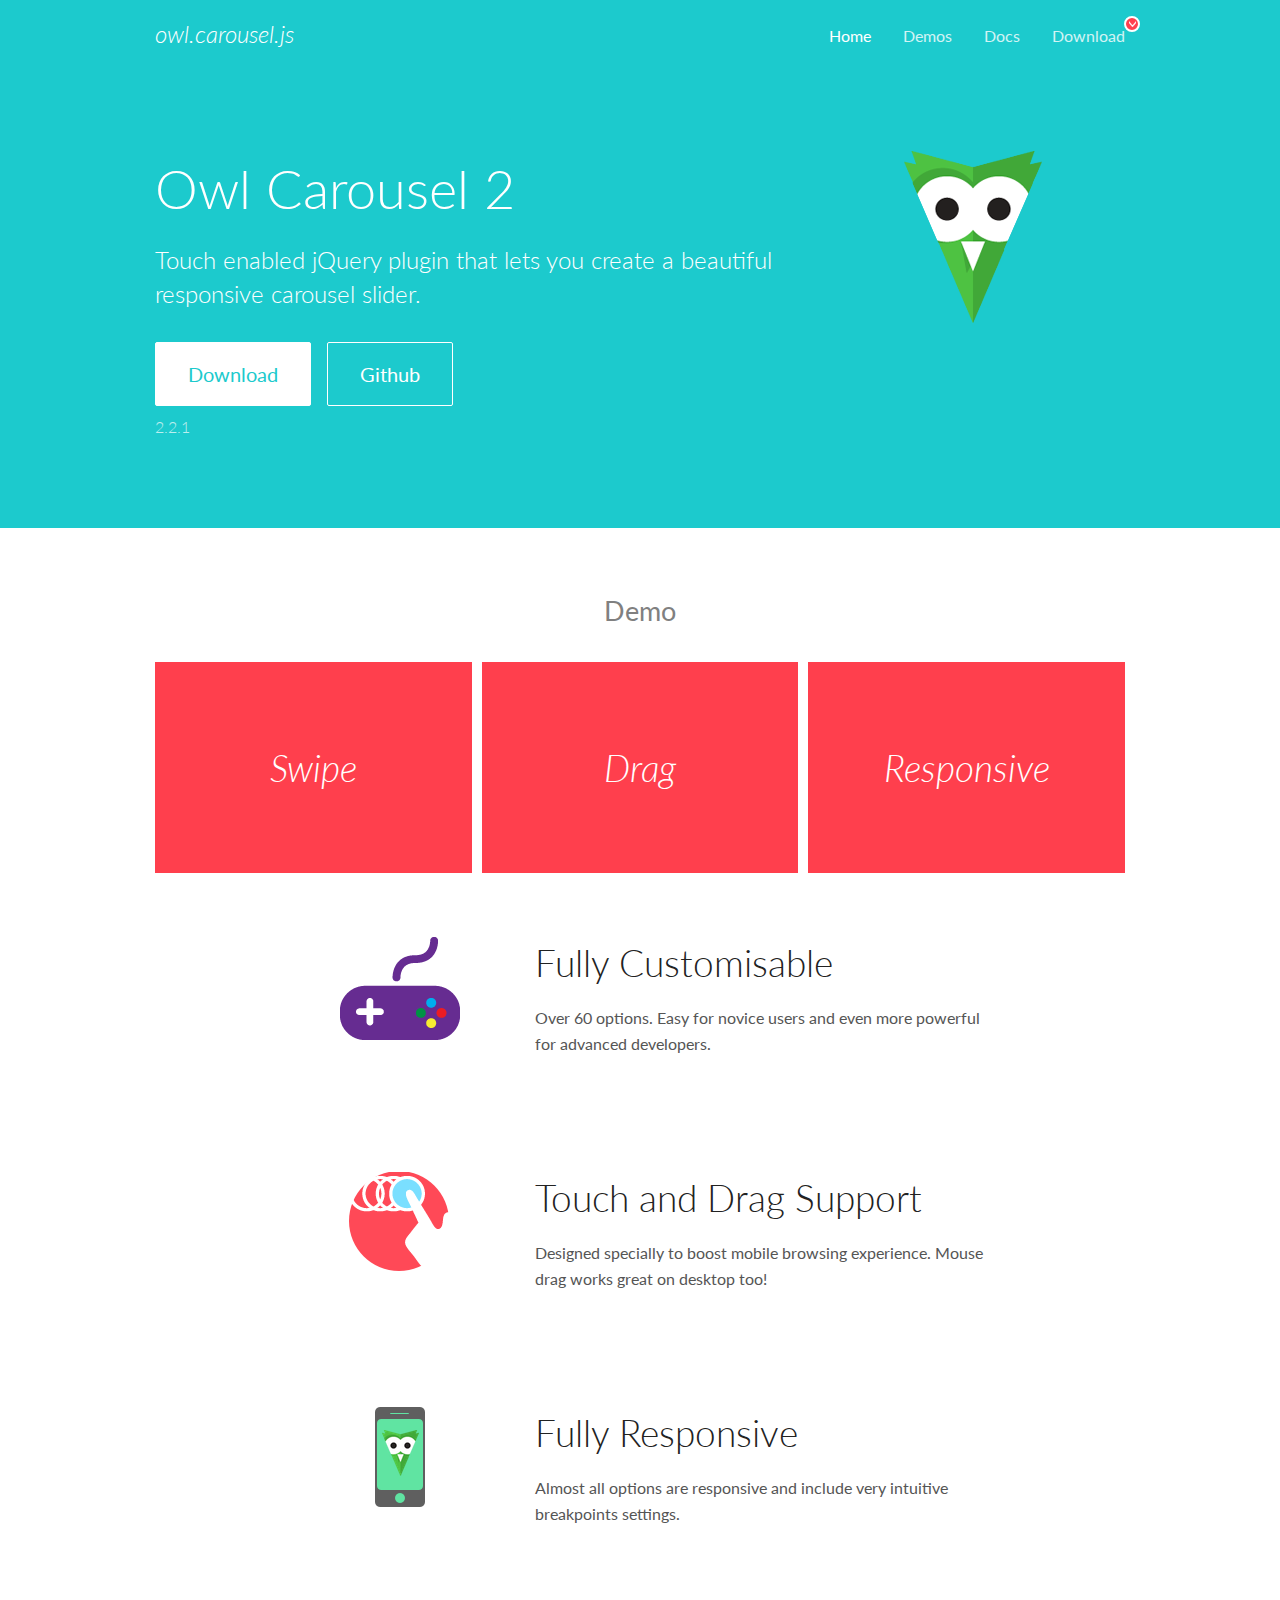
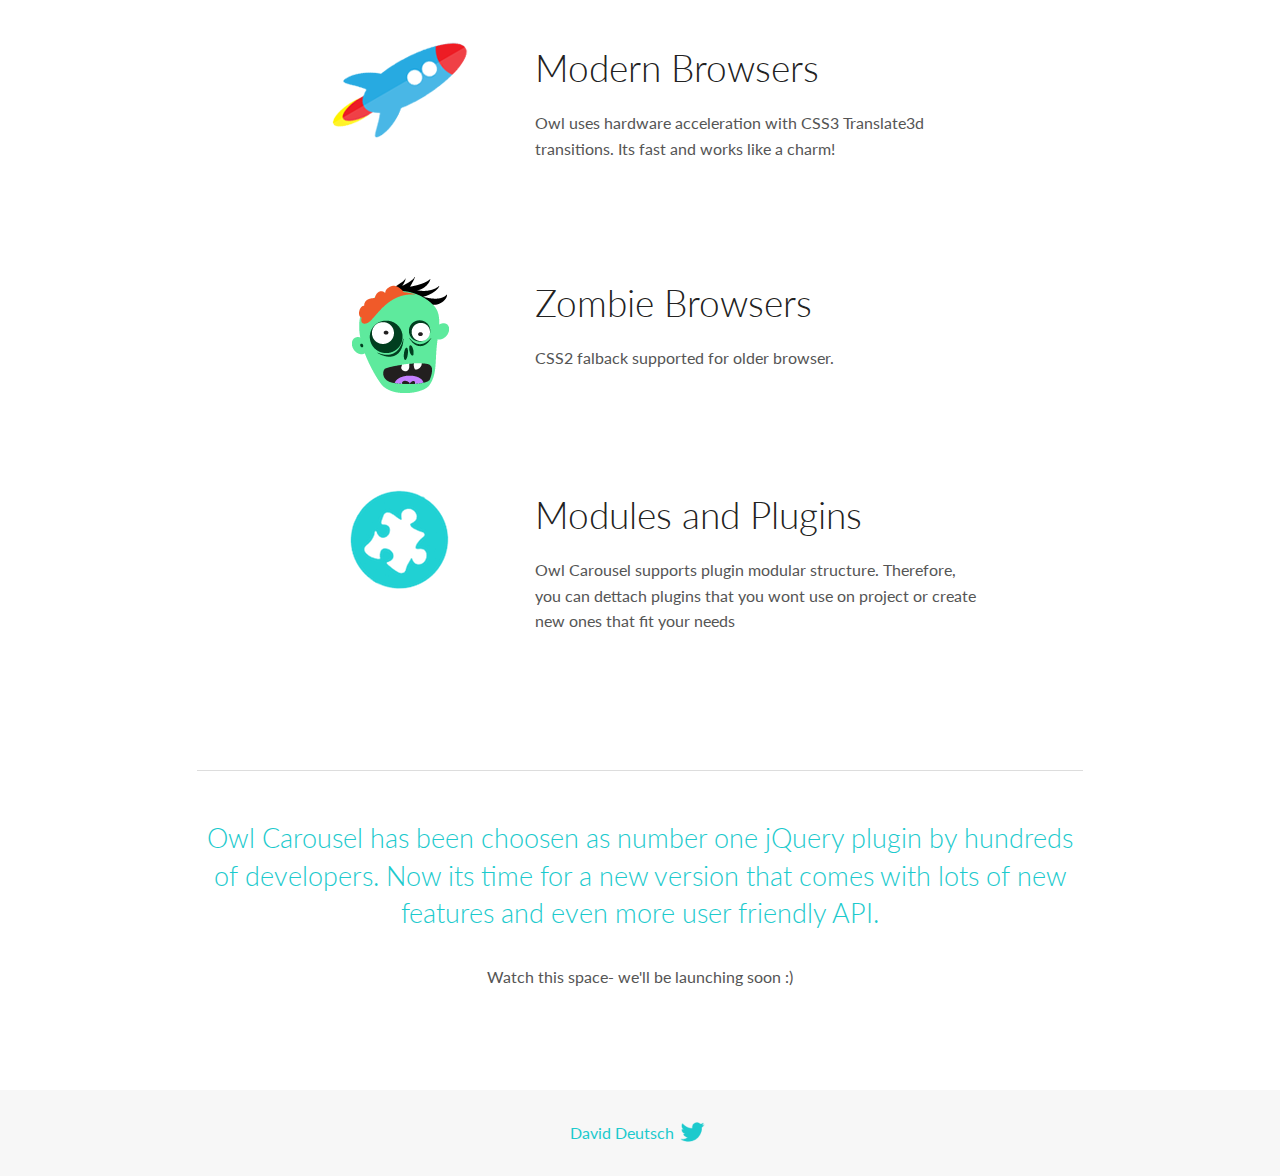
<file: vendor/owlcarousel/OwlCarousel2-2.2.1/docs/index.html>
<!DOCTYPE html>
<html lang="en">
  <head>

    <!-- head -->
    <meta charset="utf-8">
    <meta name="msapplication-tap-highlight" content="no" />
    <meta name="viewport" content="width=device-width, initial-scale=1.0" />
    <meta name="description" content="Touch enabled jQuery plugin that lets you create beautiful responsive carousel slider.">
    <meta name="author" content="David Deutsch">
    <title>
      Home | Owl Carousel | 2.2.1
    </title>

    <!-- Stylesheets -->
    <link href='https://fonts.googleapis.com/css?family=Lato:300,400,700,400italic,300italic' rel='stylesheet' type='text/css'>
    <link rel="stylesheet" href="assets/css/docs.theme.min.css">

    <!-- Owl Stylesheets -->
    <link rel="stylesheet" href="assets/owlcarousel/assets/owl.carousel.min.css">
    <link rel="stylesheet" href="assets/owlcarousel/assets/owl.theme.default.min.css">

    <!-- HTML5 shim and Respond.js IE8 support of HTML5 elements and media queries -->

    <!--[if lt IE 9]>
      <script src="https://oss.maxcdn.com/libs/html5shiv/3.7.0/html5shiv.js"></script>
      <script src="https://oss.maxcdn.com/libs/respond.js/1.3.0/respond.min.js"></script>
    <![endif]-->

    <!-- Favicons -->
    <link rel="apple-touch-icon-precomposed" sizes="144x144" href="assets/ico/apple-touch-icon-144-precomposed.png">
    <link rel="shortcut icon" href="assets/ico/favicon.png">
    <link rel="shortcut icon" href="favicon.ico">

    <!-- Yeah i know js should not be in header. Its required for demos.-->

    <!-- javascript -->
    <script src="assets/vendors/jquery.min.js"></script>
    <script src="assets/owlcarousel/owl.carousel.js"></script>
  </head>
  <body>

    <!-- header -->
    <header class="header">
      <div class="row">
        <div class="large-12 columns">
          <div class="brand left">
            <h3>
              <a href="/OwlCarousel2/">owl.carousel.js</a> 
            </h3>
          </div>
          <a id="toggle-nav" class="right">
            <span></span> <span></span> <span></span> 
          </a> 
          <div class="nav-bar">
            <ul class="clearfix">
              <li class="active">
                <a href="/OwlCarousel2/index.html">Home</a> 
              </li>
              <li> <a href="/OwlCarousel2/demos/demos.html">Demos</a>  </li>
              <li> <a href="/OwlCarousel2/docs/started-welcome.html">Docs</a>  </li>
              <li>
                <a href="https://github.com/OwlCarousel2/OwlCarousel2/archive/2.2.1.zip">Download</a> 
                <span class="download"></span> 
              </li>
            </ul>
          </div>
        </div>
      </div>
    </header>

    <!-- home panel -->
    <section id="hero">
      <div class="row">
        <div class="large-8 medium-8 columns">
          <h1>Owl Carousel 2</h1>
          <h4>Touch enabled jQuery plugin that lets you create a beautiful responsive carousel slider.</h4>
          <a href="https://github.com/OwlCarousel2/OwlCarousel2/archive/2.2.1.zip" class="hero-button">Download</a> 
          <a href="https://github.com/OwlCarousel2/OwlCarousel2" class="hero-button outline">Github</a> 
          <p>2.2.1</p>
        </div>
        <div class="large-4 medium-4 columns">
          <img class="owl-logo" src="assets/img/owl-logo.png" alt="mr. Owl">
        </div>
      </div>
    </section>

    <!-- body -->
    <div class="home-demo">
      <div class="row">
        <div class="large-12 columns">
          <h3>Demo</h3>
          <div class="owl-carousel">
            <div class="item">
              <h2>Swipe</h2>
            </div>
            <div class="item">
              <h2>Drag</h2>
            </div>
            <div class="item">
              <h2>Responsive</h2>
            </div>
            <div class="item">
              <h2>CSS3</h2>
            </div>
            <div class="item">
              <h2>Fast</h2>
            </div>
            <div class="item">
              <h2>Easy</h2>
            </div>
            <div class="item">
              <h2>Free</h2>
            </div>
            <div class="item">
              <h2>Upgradable</h2>
            </div>
            <div class="item">
              <h2>Tons of options</h2>
            </div>
            <div class="item">
              <h2>Infinity</h2>
            </div>
            <div class="item">
              <h2>Auto Width</h2>
            </div>
          </div>
        </div>
      </div>
    </div>
    <script>
      var owl = $('.owl-carousel');
      owl.owlCarousel({
        margin: 10,
        loop: true,
        responsive: {
          0: {
            items: 1
          },
          600: {
            items: 2
          },
          1000: {
            items: 3
          }
        }
      })
    </script>

    <!-- features -->
    <div id="features">
      <div class="row">
        <div class="small-12 medium-9 small-centered columns">
          <section class="row feature">
            <div class="medium-4 small-12 columns">
              <img src="assets/img/feature-options.png" alt="">
            </div>
            <div class="medium-8 small-12 columns">
              <h2>Fully Customisable</h2>
              <p>Over 60 options. Easy for novice users and even more powerful for advanced developers.</p>
            </div>
          </section>
          <section class="row feature">
            <div class="medium-4 small-12 columns">
              <img src="assets/img/feature-drag.png" alt="">
            </div>
            <div class="medium-8 small-12 columns">
              <h2>Touch and Drag Support</h2>
              <p>Designed specially to boost mobile browsing experience. Mouse drag works great on desktop too!</p>
            </div>
          </section>
          <section class="row feature">
            <div class="medium-4 small-12 columns">
              <img src="assets/img/feature-responsive.png" alt="">
            </div>
            <div class="medium-8 small-12 columns">
              <h2>Fully Responsive</h2>
              <p>Almost all options are responsive and include very intuitive breakpoints settings.</p>
            </div>
          </section>
          <section class="row feature">
            <div class="medium-4 small-12 columns">
              <img src="assets/img/feature-modern.png" alt="">
            </div>
            <div class="medium-8 small-12 columns">
              <h2>Modern Browsers</h2>
              <p>Owl uses hardware acceleration with CSS3 Translate3d transitions. Its fast and works like a charm! </p>
            </div>
          </section>
          <section class="row feature">
            <div class="medium-4 small-12 columns">
              <img src="assets/img/feature-zombie.png" alt="">
            </div>
            <div class="medium-8 small-12 columns">
              <h2>Zombie Browsers</h2>
              <p>CSS2 falback supported for older browser.</p>
            </div>
          </section>
          <section class="row feature">
            <div class="medium-4 small-12 columns">
              <img src="assets/img/feature-module.png" alt="">
            </div>
            <div class="medium-8 small-12 columns">
              <h2>Modules and Plugins</h2>
              <p>Owl Carousel supports plugin modular structure. Therefore, you can dettach plugins that you wont use on project or create new ones that fit your needs</p>
            </div>
          </section>
        </div>
      </div>
    </div>

    <!-- footer -->
    <section id="teaser-text">
      <div class="row">
        <div class="small-12 medium-11 small-centered columns">
          <hr>
          <h3 id="owl-carousel-has-been-choosen-as-number-one-jquery-plugin-by-hundreds-of-developers-now-its-time-for-a-new-version-that-comes-with-lots-of-new-features-and-even-more-user-friendly-api-">Owl Carousel has been choosen as number one jQuery plugin by hundreds of developers. Now its time for a new version that comes with lots of new features and even more user friendly API.</h3>
          <p>Watch this space- we&#39;ll be launching soon :)</p>
        </div>
      </div>
    </section>

    <!-- footer -->
    <footer class="footer">
      <div class="row">
        <div class="large-12 columns">
          <h5>
            <a href="/OwlCarousel2/docs/support-contact.html">David Deutsch</a> 
            <a id="custom-tweet-button" href="https://twitter.com/share?url=https://github.com/OwlCarousel2/OwlCarousel2&text=Owl Carousel - This is so awesome! " target="_blank"></a> 
          </h5>
        </div>
      </div>
    </footer>

    <!-- vendors -->
    <script src="assets/vendors/highlight.js"></script>
    <script src="assets/js/app.js"></script>
  </body>
</html>
</file>
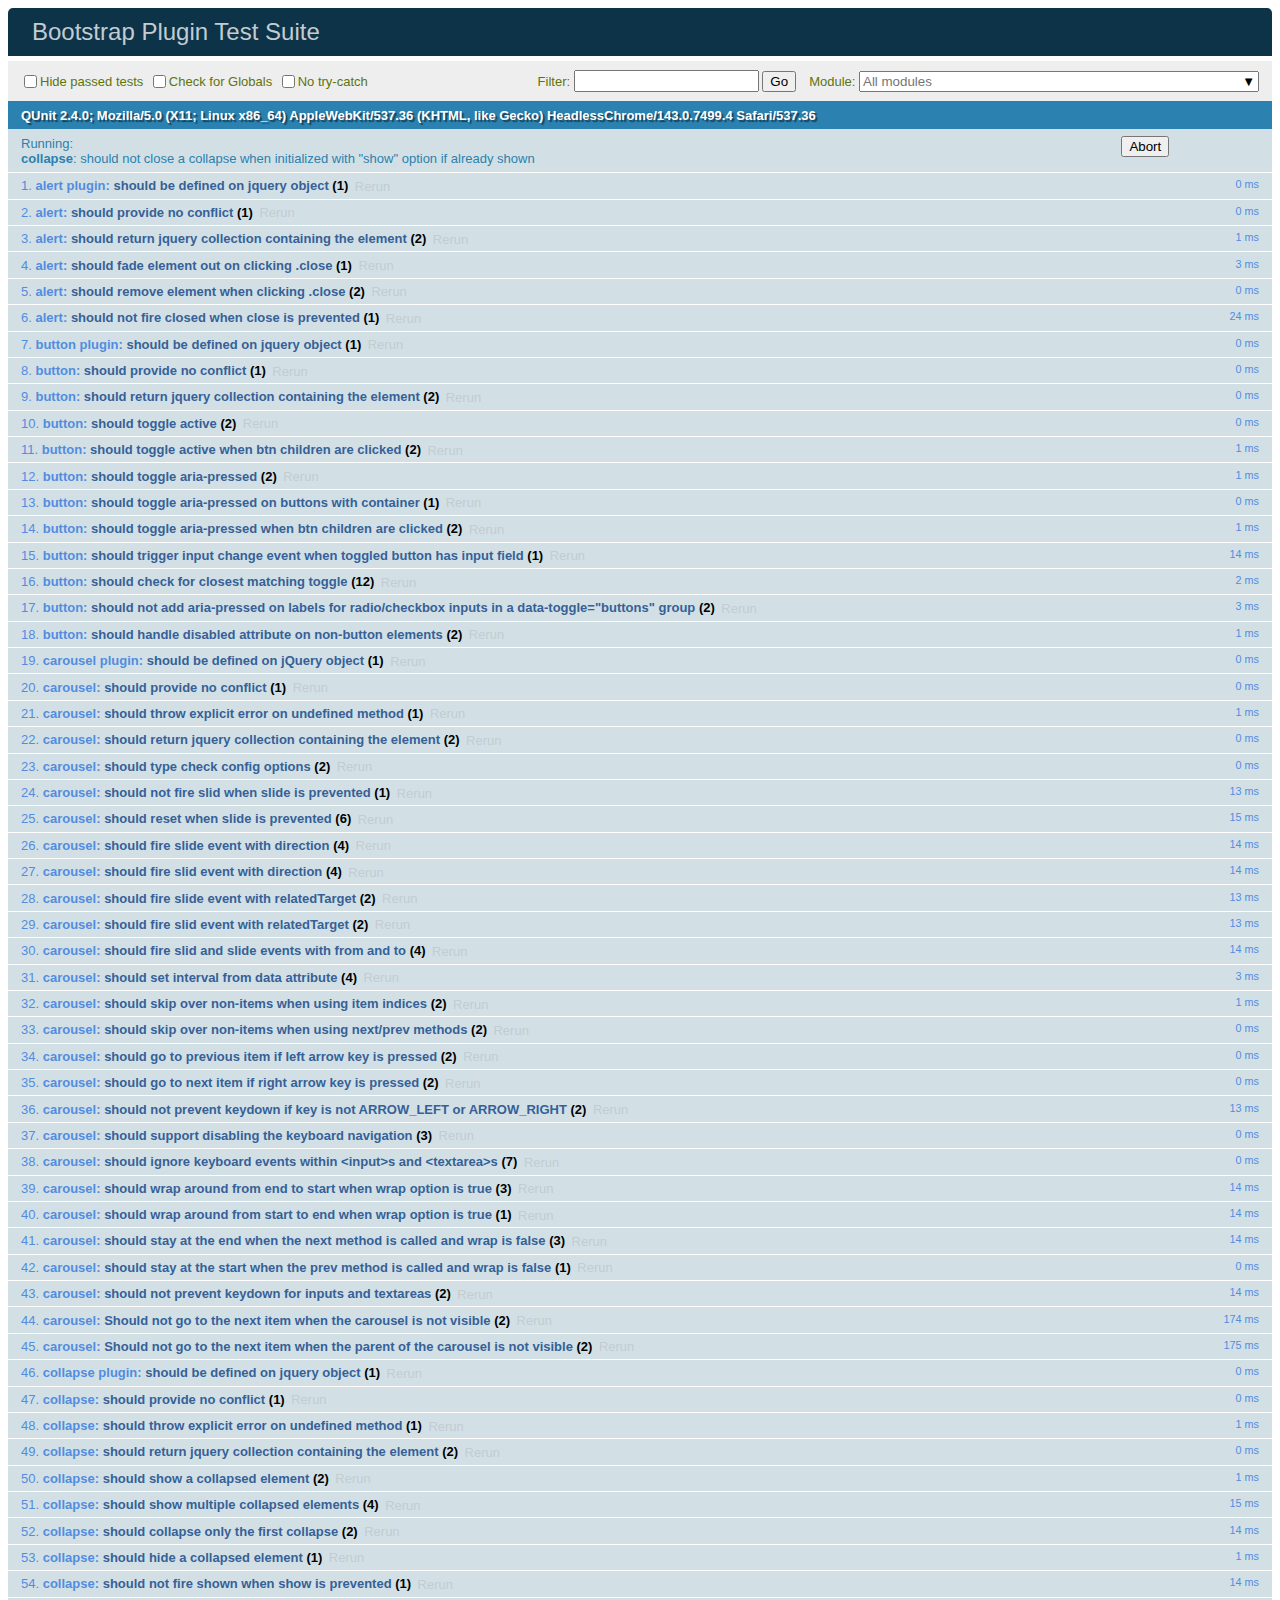
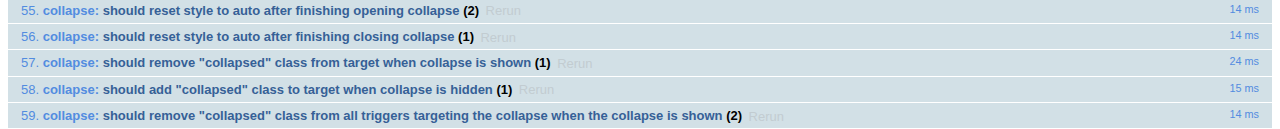
<file: vendor/bootstrap/Bootstrap_4/js/tests/index.html>
<!doctype html>
<html>
  <head>
    <meta charset="utf-8">
    <meta name="viewport" content="width=device-width, initial-scale=1, shrink-to-fit=no">
    <title>Bootstrap Plugin Test Suite</title>

    <!-- jQuery -->
    <script src="../../assets/js/vendor/jquery-slim.min.js"></script>
    <script src="../../assets/js/vendor/popper.min.js"></script>

    <!-- QUnit -->
    <link rel="stylesheet" href="vendor/qunit.css" media="screen">
    <script src="vendor/qunit.js"></script>

    <script>
      // Disable jQuery event aliases to ensure we don't accidentally use any of them
      [
        'blur',
        'focus',
        'focusin',
        'focusout',
        'resize',
        'scroll',
        'click',
        'dblclick',
        'mousedown',
        'mouseup',
        'mousemove',
        'mouseover',
        'mouseout',
        'mouseenter',
        'mouseleave',
        'change',
        'select',
        'submit',
        'keydown',
        'keypress',
        'keyup',
        'contextmenu'
      ].forEach(function(eventAlias) {
        $.fn[eventAlias] = function() {
          throw new Error('Using the ".' + eventAlias + '()" method is not allowed, so that Bootstrap can be compatible with custom jQuery builds which exclude the "event aliases" module that defines said method. See https://github.com/twbs/bootstrap/blob/master/CONTRIBUTING.md#js')
        }
      })

      // Require assert.expect in each test
      QUnit.config.requireExpects = true

      // See https://github.com/axemclion/grunt-saucelabs#test-result-details-with-qunit
      var log = []
      var testName

      QUnit.done(function(testResults) {
        var tests = []
        for (var i = 0; i < log.length; i++) {
          var details = log[i]
          tests.push({
            name: details.name,
            result: details.result,
            expected: details.expected,
            actual: details.actual,
            source: details.source
          })
        }
        testResults.tests = tests

        window.global_test_results = testResults
      })

      QUnit.testStart(function(testDetails) {
        QUnit.log(function(details) {
          if (!details.result) {
            details.name = testDetails.name
            log.push(details)
          }
        })
      })

      // Cleanup
      QUnit.testDone(function () {
        $('#modal-test, .modal-backdrop').remove()
      })

      // Display fixture on-screen on iOS to avoid false positives
      // See https://github.com/twbs/bootstrap/pull/15955
      if (/iPhone|iPad|iPod/.test(navigator.userAgent)) {
        QUnit.begin(function() {
          $('#qunit-fixture').css({ top: 0, left: 0 })
        })

        QUnit.done(function() {
          $('#qunit-fixture').css({ top: '', left: '' })
        })
      }
    </script>

    <!-- Transpiled Plugins -->
    <script src="../dist/util.js"></script>
    <script src="../dist/alert.js"></script>
    <script src="../dist/button.js"></script>
    <script src="../dist/carousel.js"></script>
    <script src="../dist/collapse.js"></script>
    <script src="../dist/dropdown.js"></script>
    <script src="../dist/modal.js"></script>
    <script src="../dist/scrollspy.js"></script>
    <script src="../dist/tab.js"></script>
    <script src="../dist/tooltip.js"></script>
    <script src="../dist/popover.js"></script>

    <!-- Unit Tests -->
    <script src="unit/alert.js"></script>
    <script src="unit/button.js"></script>
    <script src="unit/carousel.js"></script>
    <script src="unit/collapse.js"></script>
    <script src="unit/dropdown.js"></script>
    <script src="unit/modal.js"></script>
    <script src="unit/scrollspy.js"></script>
    <script src="unit/tab.js"></script>
    <script src="unit/tooltip.js"></script>
    <script src="unit/popover.js"></script>
  </head>
  <body>
    <div id="qunit-container">
      <div id="qunit"></div>
      <div id="qunit-fixture"></div>
    </div>
  </body>
</html>
</file>
<file: vendor/bootstrap/Bootstrap_4/js/tests/vendor/qunit.css>
/*!
 * QUnit 2.4.0
 * https://qunitjs.com/
 *
 * Copyright jQuery Foundation and other contributors
 * Released under the MIT license
 * https://jquery.org/license
 *
 * Date: 2017-07-08T15:20Z
 */

/** Font Family and Sizes */

#qunit-tests, #qunit-header, #qunit-banner, #qunit-testrunner-toolbar, #qunit-filteredTest, #qunit-userAgent, #qunit-testresult {
	font-family: "Helvetica Neue Light", "HelveticaNeue-Light", "Helvetica Neue", Calibri, Helvetica, Arial, sans-serif;
}

#qunit-testrunner-toolbar, #qunit-filteredTest, #qunit-userAgent, #qunit-testresult, #qunit-tests li { font-size: small; }
#qunit-tests { font-size: smaller; }


/** Resets */

#qunit-tests, #qunit-header, #qunit-banner, #qunit-filteredTest, #qunit-userAgent, #qunit-testresult, #qunit-modulefilter {
	margin: 0;
	padding: 0;
}


/** Header (excluding toolbar) */

#qunit-header {
	padding: 0.5em 0 0.5em 1em;

	color: #8699A4;
	background-color: #0D3349;

	font-size: 1.5em;
	line-height: 1em;
	font-weight: 400;

	border-radius: 5px 5px 0 0;
}

#qunit-header a {
	text-decoration: none;
	color: #C2CCD1;
}

#qunit-header a:hover,
#qunit-header a:focus {
	color: #FFF;
}

#qunit-banner {
	height: 5px;
}

#qunit-filteredTest {
	padding: 0.5em 1em 0.5em 1em;
	color: #366097;
	background-color: #F4FF77;
}

#qunit-userAgent {
	padding: 0.5em 1em 0.5em 1em;
	color: #FFF;
	background-color: #2B81AF;
	text-shadow: rgba(0, 0, 0, 0.5) 2px 2px 1px;
}


/** Toolbar */

#qunit-testrunner-toolbar {
	padding: 0.5em 1em 0.5em 1em;
	color: #5E740B;
	background-color: #EEE;
}

#qunit-testrunner-toolbar .clearfix {
	height: 0;
	clear: both;
}

#qunit-testrunner-toolbar label {
	display: inline-block;
}

#qunit-testrunner-toolbar input[type=checkbox],
#qunit-testrunner-toolbar input[type=radio] {
	margin: 3px;
	vertical-align: -2px;
}

#qunit-testrunner-toolbar input[type=text] {
	box-sizing: border-box;
	height: 1.6em;
}

.qunit-url-config,
.qunit-filter,
#qunit-modulefilter {
	display: inline-block;
	line-height: 2.1em;
}

.qunit-filter,
#qunit-modulefilter {
	float: right;
	position: relative;
	margin-left: 1em;
}

.qunit-url-config label {
	margin-right: 0.5em;
}

#qunit-modulefilter-search {
	box-sizing: border-box;
	width: 400px;
}

#qunit-modulefilter-search-container:after {
	position: absolute;
	right: 0.3em;
	content: "\25bc";
	color: black;
}

#qunit-modulefilter-dropdown {
	/* align with #qunit-modulefilter-search */
	box-sizing: border-box;
	width: 400px;
	position: absolute;
	right: 0;
	top: 50%;
	margin-top: 0.8em;

	border: 1px solid #D3D3D3;
	border-top: none;
	border-radius: 0 0 .25em .25em;
	color: #000;
	background-color: #F5F5F5;
	z-index: 99;
}

#qunit-modulefilter-dropdown a {
	color: inherit;
	text-decoration: none;
}

#qunit-modulefilter-dropdown .clickable.checked {
	font-weight: bold;
	color: #000;
	background-color: #D2E0E6;
}

#qunit-modulefilter-dropdown .clickable:hover {
	color: #FFF;
	background-color: #0D3349;
}

#qunit-modulefilter-actions {
	display: block;
	overflow: auto;

	/* align with #qunit-modulefilter-dropdown-list */
	font: smaller/1.5em sans-serif;
}

#qunit-modulefilter-dropdown #qunit-modulefilter-actions > * {
	box-sizing: border-box;
	max-height: 2.8em;
	display: block;
	padding: 0.4em;
}

#qunit-modulefilter-dropdown #qunit-modulefilter-actions > button {
	float: right;
	font: inherit;
}

#qunit-modulefilter-dropdown #qunit-modulefilter-actions > :last-child {
	/* insert padding to align with checkbox margins */
	padding-left: 3px;
}

#qunit-modulefilter-dropdown-list {
	max-height: 200px;
	overflow-y: auto;
	margin: 0;
	border-top: 2px groove threedhighlight;
	padding: 0.4em 0 0;
	font: smaller/1.5em sans-serif;
}

#qunit-modulefilter-dropdown-list li {
	white-space: nowrap;
	overflow: hidden;
	text-overflow: ellipsis;
}

#qunit-modulefilter-dropdown-list .clickable {
	display: block;
	padding-left: 0.15em;
}


/** Tests: Pass/Fail */

#qunit-tests {
	list-style-position: inside;
}

#qunit-tests li {
	padding: 0.4em 1em 0.4em 1em;
	border-bottom: 1px solid #FFF;
	list-style-position: inside;
}

#qunit-tests > li {
	display: none;
}

#qunit-tests li.running,
#qunit-tests li.pass,
#qunit-tests li.fail,
#qunit-tests li.skipped,
#qunit-tests li.aborted {
	display: list-item;
}

#qunit-tests.hidepass {
	position: relative;
}

#qunit-tests.hidepass li.running,
#qunit-tests.hidepass li.pass:not(.todo) {
	visibility: hidden;
	position: absolute;
	width:   0;
	height:  0;
	padding: 0;
	border:  0;
	margin:  0;
}

#qunit-tests li strong {
	cursor: pointer;
}

#qunit-tests li.skipped strong {
	cursor: default;
}

#qunit-tests li a {
	padding: 0.5em;
	color: #C2CCD1;
	text-decoration: none;
}

#qunit-tests li p a {
	padding: 0.25em;
	color: #6B6464;
}
#qunit-tests li a:hover,
#qunit-tests li a:focus {
	color: #000;
}

#qunit-tests li .runtime {
	float: right;
	font-size: smaller;
}

.qunit-assert-list {
	margin-top: 0.5em;
	padding: 0.5em;

	background-color: #FFF;

	border-radius: 5px;
}

.qunit-source {
	margin: 0.6em 0 0.3em;
}

.qunit-collapsed {
	display: none;
}

#qunit-tests table {
	border-collapse: collapse;
	margin-top: 0.2em;
}

#qunit-tests th {
	text-align: right;
	vertical-align: top;
	padding: 0 0.5em 0 0;
}

#qunit-tests td {
	vertical-align: top;
}

#qunit-tests pre {
	margin: 0;
	white-space: pre-wrap;
	word-wrap: break-word;
}

#qunit-tests del {
	color: #374E0C;
	background-color: #E0F2BE;
	text-decoration: none;
}

#qunit-tests ins {
	color: #500;
	background-color: #FFCACA;
	text-decoration: none;
}

/*** Test Counts */

#qunit-tests b.counts                       { color: #000; }
#qunit-tests b.passed                       { color: #5E740B; }
#qunit-tests b.failed                       { color: #710909; }

#qunit-tests li li {
	padding: 5px;
	background-color: #FFF;
	border-bottom: none;
	list-style-position: inside;
}

/*** Passing Styles */

#qunit-tests li li.pass {
	color: #3C510C;
	background-color: #FFF;
	border-left: 10px solid #C6E746;
}

#qunit-tests .pass                          { color: #528CE0; background-color: #D2E0E6; }
#qunit-tests .pass .test-name               { color: #366097; }

#qunit-tests .pass .test-actual,
#qunit-tests .pass .test-expected           { color: #999; }

#qunit-banner.qunit-pass                    { background-color: #C6E746; }

/*** Failing Styles */

#qunit-tests li li.fail {
	color: #710909;
	background-color: #FFF;
	border-left: 10px solid #EE5757;
	white-space: pre;
}

#qunit-tests > li:last-child {
	border-radius: 0 0 5px 5px;
}

#qunit-tests .fail                          { color: #000; background-color: #EE5757; }
#qunit-tests .fail .test-name,
#qunit-tests .fail .module-name             { color: #000; }

#qunit-tests .fail .test-actual             { color: #EE5757; }
#qunit-tests .fail .test-expected           { color: #008000; }

#qunit-banner.qunit-fail                    { background-color: #EE5757; }


/*** Aborted tests */
#qunit-tests .aborted { color: #000; background-color: orange; }
/*** Skipped tests */

#qunit-tests .skipped {
	background-color: #EBECE9;
}

#qunit-tests .qunit-todo-label,
#qunit-tests .qunit-skipped-label {
	background-color: #F4FF77;
	display: inline-block;
	font-style: normal;
	color: #366097;
	line-height: 1.8em;
	padding: 0 0.5em;
	margin: -0.4em 0.4em -0.4em 0;
}

#qunit-tests .qunit-todo-label {
	background-color: #EEE;
}

/** Result */

#qunit-testresult {
	color: #2B81AF;
	background-color: #D2E0E6;

	border-bottom: 1px solid #FFF;
}
#qunit-testresult .clearfix {
	height: 0;
	clear: both;
}
#qunit-testresult .module-name {
	font-weight: 700;
}
#qunit-testresult-display {
	padding: 0.5em 1em 0.5em 1em;
	width: 85%;
	float:left;
}
#qunit-testresult-controls {
	padding: 0.5em 1em 0.5em 1em;
  width: 10%;
	float:left;
}

/** Fixture */

#qunit-fixture {
	position: absolute;
	top: -10000px;
	left: -10000px;
	width: 1000px;
	height: 1000px;
}
</file>
